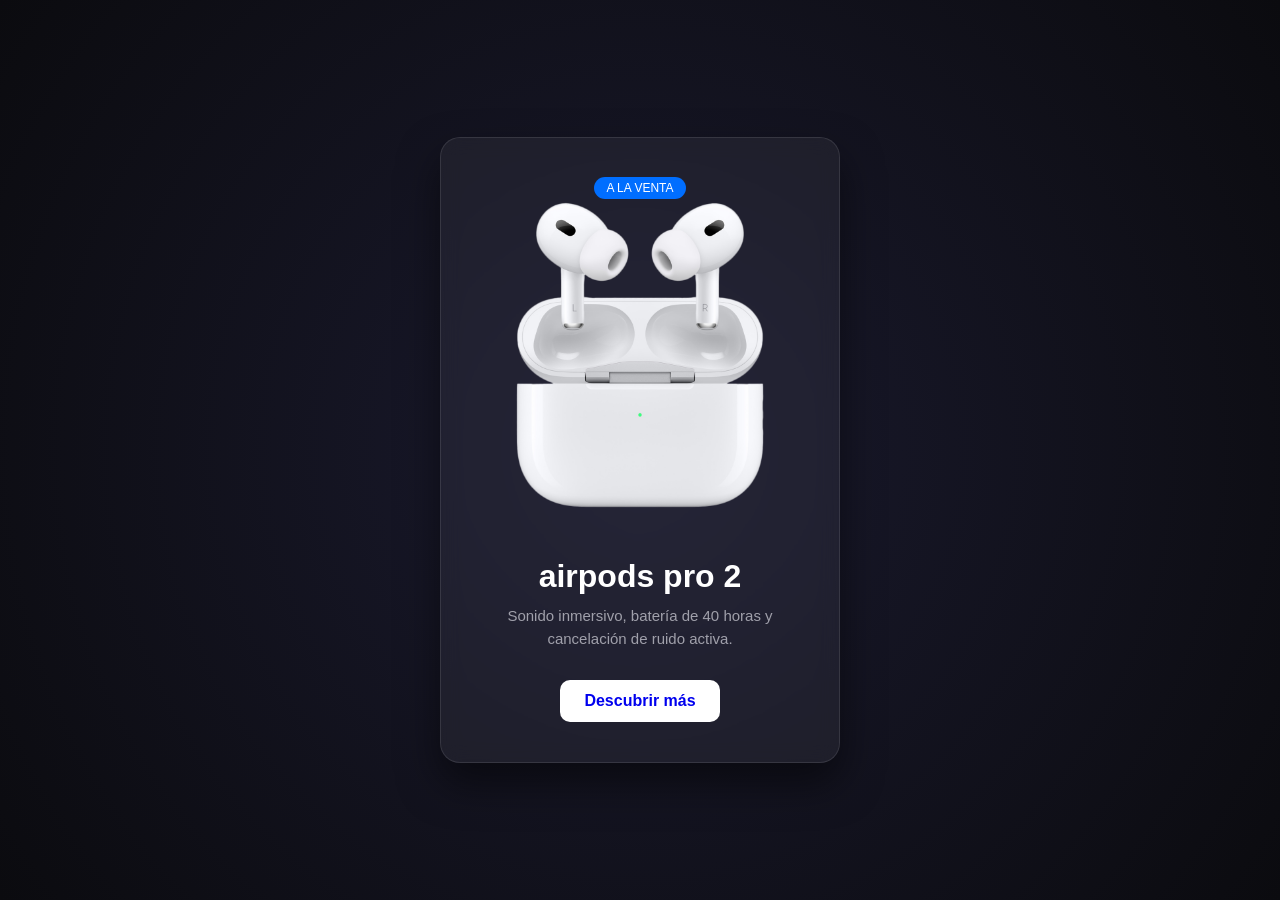
<file: index.html>
<!DOCTYPE html>
<html lang="es">
<head>
    <meta charset="UTF-8">
    <meta name="viewport" content="width=device-width, initial-scale=1.0">
    <link rel="stylesheet" href="/css/inicio.css">
    <title>Audífonos Premium</title>
</head>
<body>

    <div class="fondo-bajo"></div>

    <div class="container">

        <div class="caja-centro" id="cajaAudifonos">
            <span class="tag">A la venta</span>
            <img src="/asess/img/audifonos.png" alt="">
            <h1>airpods pro 2</h1>
            <p>Sonido inmersivo, batería de 40 horas y cancelación de ruido activa.</p>
            <a href="html/detalles.html" class="btn-interes">Descubrir más</a>
        </div>

    </div>
        <audio id="audioInicio" autoplay>
        <source src="/asess/music/victory.mp3" type="audio/mpeg">
    </audio>


    <audio id="musicaFondo" loop>
        <source src="/asess/music/deat.mp3" type="audio/mpeg">
        Tu navegador no soporta audio.
    </audio>
        
        <script src="/js/inicio.js"></script>
</body>
</html>
</file>
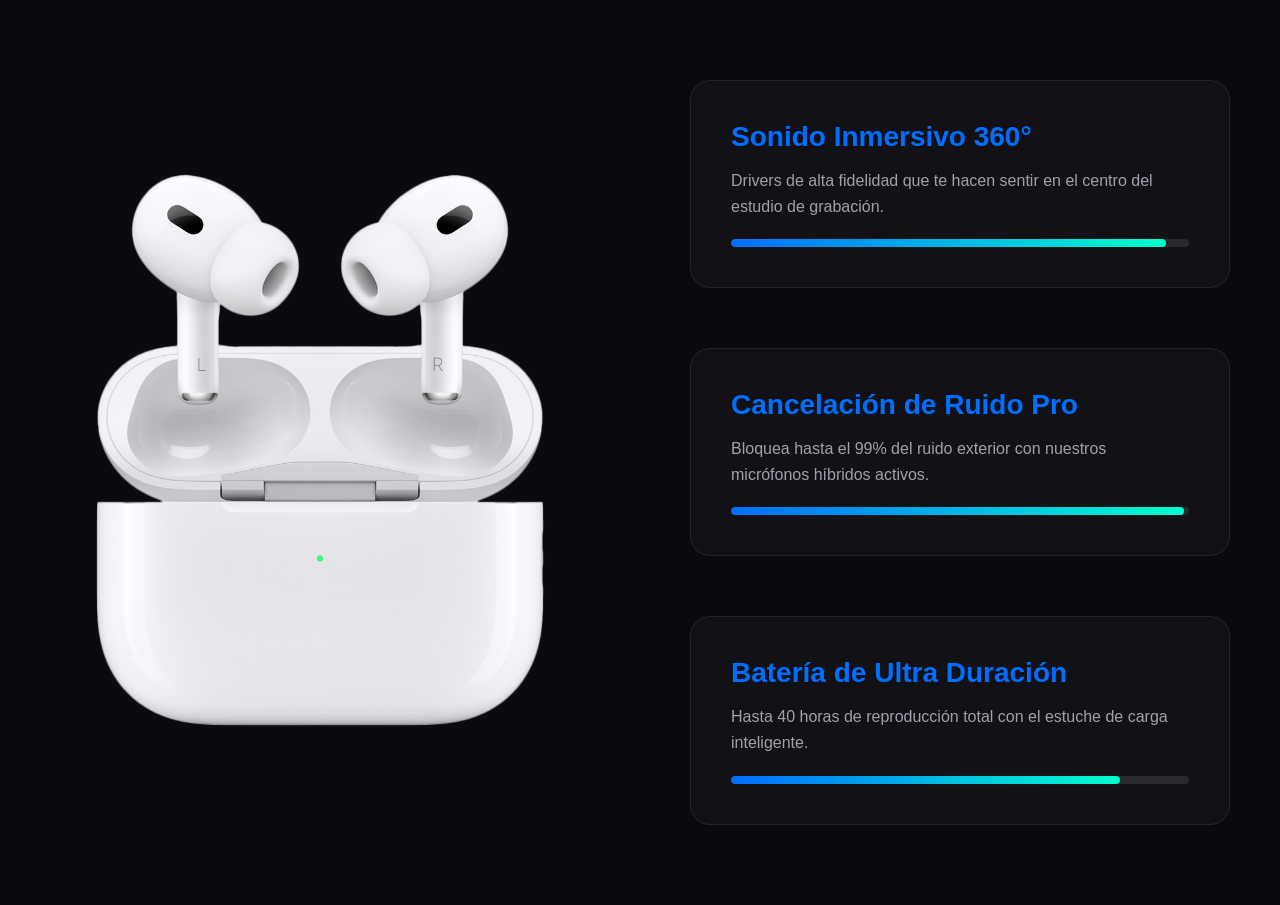
<file: html/detalles.html>
<!DOCTYPE html>
<html lang="en">
<head>
    <meta charset="UTF-8">
    <meta name="viewport" content="width=device-width, initial-scale=1.0">
    <link rel="stylesheet" href="/css/detalles.css">
    <title>Document</title>
</head>
<body>
    
    <div class="contenedor-detalle">
    
    <div class="columna-izquierda">
        <div class="contenedor-flotante">
    <img src="/asess/img/audifonos.png" id="imagenAudifonos" class="fade-suave" alt="Audífonos Pro X">
</div>
    </div>

    <div class="columna-derecha">
        
        <div class="tarjeta-stats">
            <h2>Sonido Inmersivo 360°</h2>
            <p>Drivers de alta fidelidad que te hacen sentir en el centro del estudio de grabación.</p>
            <div class="barra-progreso"><div class="llenado" style="width: 95%;"></div></div>
        </div>

        <div class="tarjeta-stats">
            <h2>Cancelación de Ruido Pro</h2>
            <p>Bloquea hasta el 99% del ruido exterior con nuestros micrófonos híbridos activos.</p>
            <div class="barra-progreso"><div class="llenado" style="width: 99%;"></div></div>
        </div>

        <div class="tarjeta-stats">
            <h2>Batería de Ultra Duración</h2>
            <p>Hasta 40 horas de reproducción total con el estuche de carga inteligente.</p>
            <div class="barra-progreso"><div class="llenado" style="width: 85%;"></div></div>
        </div>

        </div>
</div>
        <script src="/js/detalles.js"></script>
</body>
</html>
</file>
<file: css/inicio.css>
* {
    margin: 0;
    padding: 0;
    box-sizing: border-box;
    font-family: 'Segoe UI', Tahoma, Geneva, Verdana, sans-serif;
}

body {
    overflow: hidden; 
    position: relative;
    background-color: #0b0b0f; 
}


.fondo-bajo {
    position: absolute;
    top: 0;
    left: 0;
    width: 100%;
    height: 100%;
    background: radial-gradient(circle, #1a1a2e 0%, #0b0b0f 100%);
    z-index: 1; /* Se queda atrás */
}

.container {
    display: flex;
    justify-content: center;
    align-items: center;
    height: 100vh;
    position: relative;
    z-index: 2; /* Se posiciona por encima del fondo */
}

/* Estado inicial de la caja (oculta antes de que JS actúe) */
.caja-centro {
    background: rgba(255, 255, 255, 0.05);
    backdrop-filter: blur(10px);
    border: 1px solid rgba(255, 255, 255, 0.1);
    padding: 40px;
    border-radius: 20px;
    max-width: 400px;
    text-align: center;
    color: white;
    opacity: 0; 
    transform: translateY(50px);
}

.caja-centro img {
    width: 100%;
    border-radius: 15px;
    margin-bottom: 20px;
}

/* --- ANIMACIONES CSS --- */

.animacion-inicio {
    animation: 
        aparecer 1.2s cubic-bezier(0.25, 1, 0.5, 1) forwards,
        elevar 1.5s ease-in-out 1.2s infinite alternate; 
}

@keyframes aparecer {
    to {
        opacity: 1;
        transform: translateY(0);
        box-shadow: 0 20px 40px rgba(0, 0, 0, 0.5);
    }
}

.animacion-elevar {
    animation: elevar 4s ease-in-out infinite alternate;
}
@keyframes elevar {
    from {
        transform: translateY(0);
        box-shadow: 0 20px 40px rgba(0, 0, 0, 0.5);
    }

    to {
        transform: translateY(-15px);
        box-shadow: 0 35px 60px rgba(0, 110, 255, 0.25);
    }
}

/* Estilos rápidos para que los textos se vean bien */
.tag {
    background: #006eff;
    padding: 4px 12px;
    border-radius: 20px;
    font-size: 12px;
    text-transform: uppercase;
}
h1 { margin: 20px 0 10px 0; font-size: 32px; }
p { color: #a0a0ab; margin-bottom: 30px; font-size: 15px; line-height: 1.5; }
.btn-interes {
    background: white; border: none; padding: 12px 24px;
    border-radius: 10px; font-weight: bold; cursor: pointer;
    transition: background 0.3s;
    text-decoration: none; 
    display: inline-block;
}
.btn-interes:hover {
    background: #006eff;
    color: white;
}

/* --- RESPONSIVE PARA LA PÁGINA DE INICIO (Celulares) --- */
@media (max-width: 480px) {
    
    .container {
        padding: 20px; 
    }

    .caja-centro {
        width: 100%;       
        padding: 30px 20px; 
        border-radius: 15px; 
    }

    h1 {
        font-size: 26px;   
        margin: 15px 0 8px 0;
    }

    p {
        font-size: 14px;   
        margin-bottom: 20px;
    }

    .btn-interes {
        width: 100%;       
        padding: 14px;      
    }
}
</file>
<file: css/detalles.css>
* {
    margin: 0;
    padding: 0;
    box-sizing: border-box;
    font-family: 'Segoe UI', Tahoma, Geneva, Verdana, sans-serif;
}

body {
    
    overflow-y: visible; 
    position: relative;
    background-color: #0b0b0f;
}

.contenedor-detalle {
    display: grid;
    grid-template-columns: 1fr 1fr; 
    min-height: 100vh;
    background-color: #0b0b0f;
    color: white;
}

/* --- LA MAGIA ESTÁ AQUÍ --- */
.columna-izquierda {
    position: sticky;
    top: 0;                
    height: 100vh;         
    display: flex;
    justify-content: center;
    align-items: center;
    overflow: hidden;     
}

.imagen-fija img {
    max-width: 90%;
    height: auto;
    object-fit: contain;
}

/* Columna derecha con scroll normal */
.columna-derecha {
    padding: 80px 50px;
    display: flex;
    flex-direction: column;
    gap: 60px; /* Espacio generoso entre cada estadística */
}

/* Estilos para las tarjetas de estadísticas */
.tarjeta-stats {
    background: rgba(255, 255, 255, 0.03);
    border: 1px solid rgba(255, 255, 255, 0.08);
    padding: 40px;
    border-radius: 20px;
    backdrop-filter: blur(10px);
}

.tarjeta-stats h2 {
    font-size: 28px;
    margin-bottom: 15px;
    color: #006eff; /* Un azul neón para resaltar */
}

.tarjeta-stats p {
    color: #a0a0ab;
    line-height: 1.6;
    margin-bottom: 20px;
}

/* Barras visuales para las especificaciones */
.barra-progreso {
    background: rgba(255, 255, 255, 0.1);
    height: 8px;
    border-radius: 4px;
    overflow: hidden;
}

.barra-progreso .llenado {
    background: linear-gradient(90deg, #006eff, #00ffcc);
    height: 100%;
    border-radius: 4px;
}

/* --- ANIMACIÓN 1: FLOTAR (Siempre Activa) --- */
.contenedor-flotante {
    display: flex;
    justify-content: center;
    align-items: center;
    position: relative;
    animation: flotar 3s ease-in-out infinite;
}

@keyframes flotar {
    0%, 100% {
        transform: translateY(0); /* Posición inicial */
    }
    50% {
        transform: translateY(-15px); /* Se eleva un poco */
    }
}

/* --- ANIMACIÓN 2: DESVANECER (Controlada por JS) --- */
.fade-suave {
    /* Estado por defecto: Visible y con transición */
    opacity: 1;
    transition: opacity 0.6s ease-in-out;
}

.ocultar-fade {
    opacity: 0;
}

/* Estilos de imagen generales */
#imagenAudifonos {
    max-width: 90%;
    height: auto;
    object-fit: contain;
}

/* --- RESPONSIVE DESIGN (Para Celulares y Tablets) --- */
@media (max-width: 768px) {
    
    .contenedor-detalle {
        /* Cambiamos de 2 columnas a 1 sola columna */
        grid-template-columns: 1fr; 
    }

    .columna-izquierda {
        position: relative; 
        top: initial;
        
        height: 60vh; 
        
        display: flex;
        justify-content: center;
        align-items: center;
        
        padding: 20px;
    }

    .imagen-fija img {
        /* Nos aseguramos de que no desborde ni se estire feo */
        max-width: 100%;
        max-height: 90%;
        object-fit: contain;
    }

    .cambio-suave {
    transition: opacity 0.5s ease-in-out;
    }

    .ocultar-imagen {
        opacity: 0;
    }


    .columna-derecha {
        padding: 10px 20px 40px 20px;
        gap: 30px;
    }

    .tarjeta-stats {
        padding: 25px 20px; /* Tarjetas un poco más compactas */
    }

    .tarjeta-stats h2 {
        font-size: 22px; /* Textos un poco más pequeños para pantallas móviles */
    }
}
</file>
